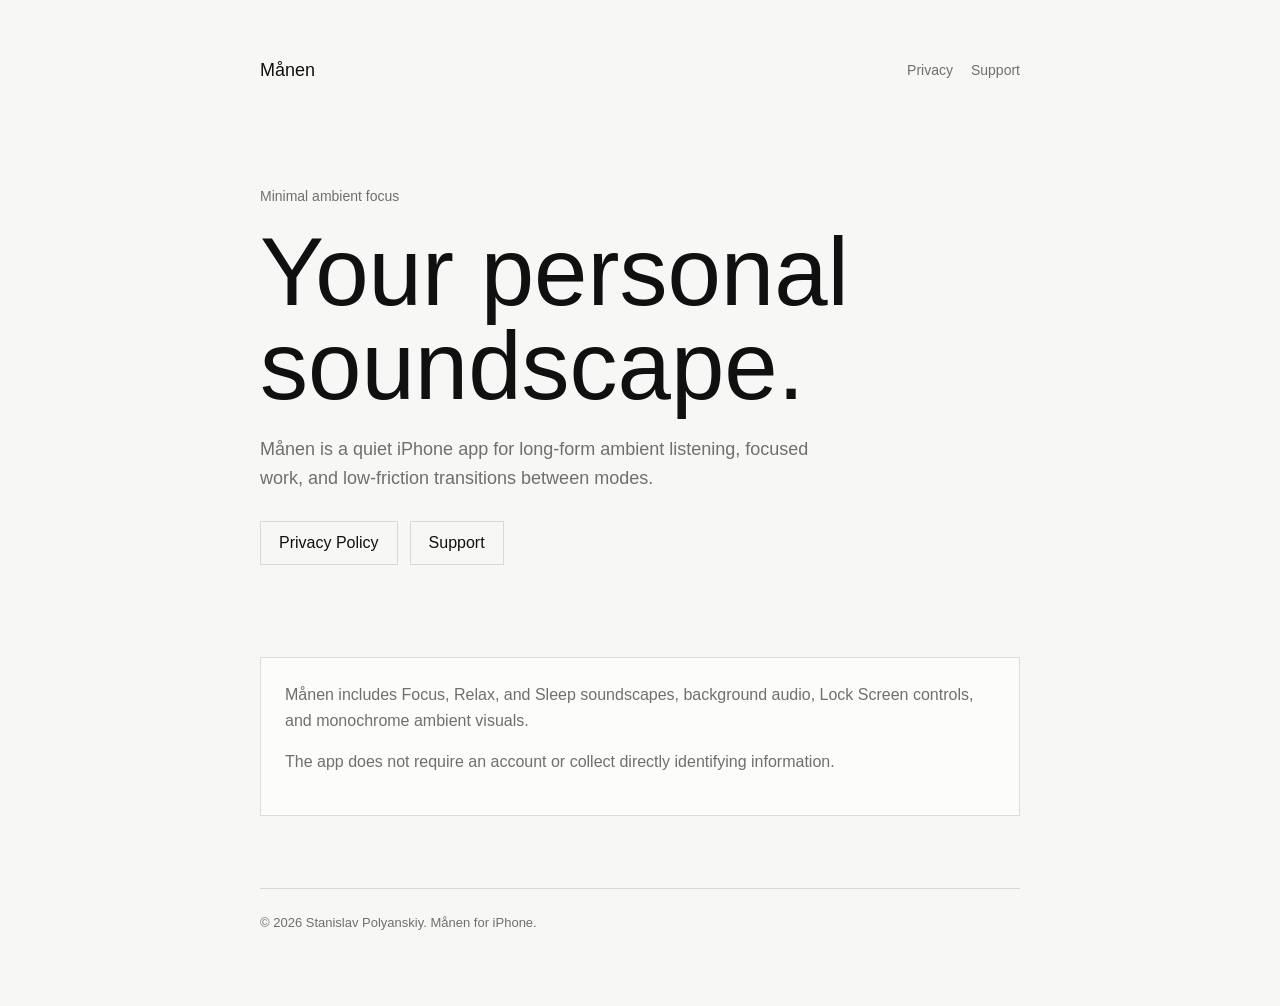
<file: site/index.html>
<!doctype html>
<html lang="en">
  <head>
    <meta charset="utf-8">
    <meta name="viewport" content="width=device-width, initial-scale=1">
    <title>Månen</title>
    <meta name="description" content="Månen is a minimal ambient soundscape app for focused work.">
    <link rel="stylesheet" href="./styles.css">
  </head>
  <body>
    <main class="shell">
      <header class="top">
        <a class="brand" href="./">Månen</a>
        <nav class="nav" aria-label="Main navigation">
          <a href="./privacy/">Privacy</a>
          <a href="./support/">Support</a>
        </nav>
      </header>

      <section class="hero">
        <p class="eyebrow">Minimal ambient focus</p>
        <h1>Your personal soundscape.</h1>
        <p class="lead">Månen is a quiet iPhone app for long-form ambient listening, focused work, and low-friction transitions between modes.</p>
        <div class="links">
          <a class="button" href="./privacy/">Privacy Policy</a>
          <a class="button" href="./support/">Support</a>
        </div>
      </section>

      <section class="panel" aria-label="About Månen">
        <p>Månen includes Focus, Relax, and Sleep soundscapes, background audio, Lock Screen controls, and monochrome ambient visuals.</p>
        <p>The app does not require an account or collect directly identifying information.</p>
      </section>

      <footer class="footer">
        © 2026 Stanislav Polyanskiy. Månen for iPhone.
      </footer>
    </main>
  </body>
</html>
</file>
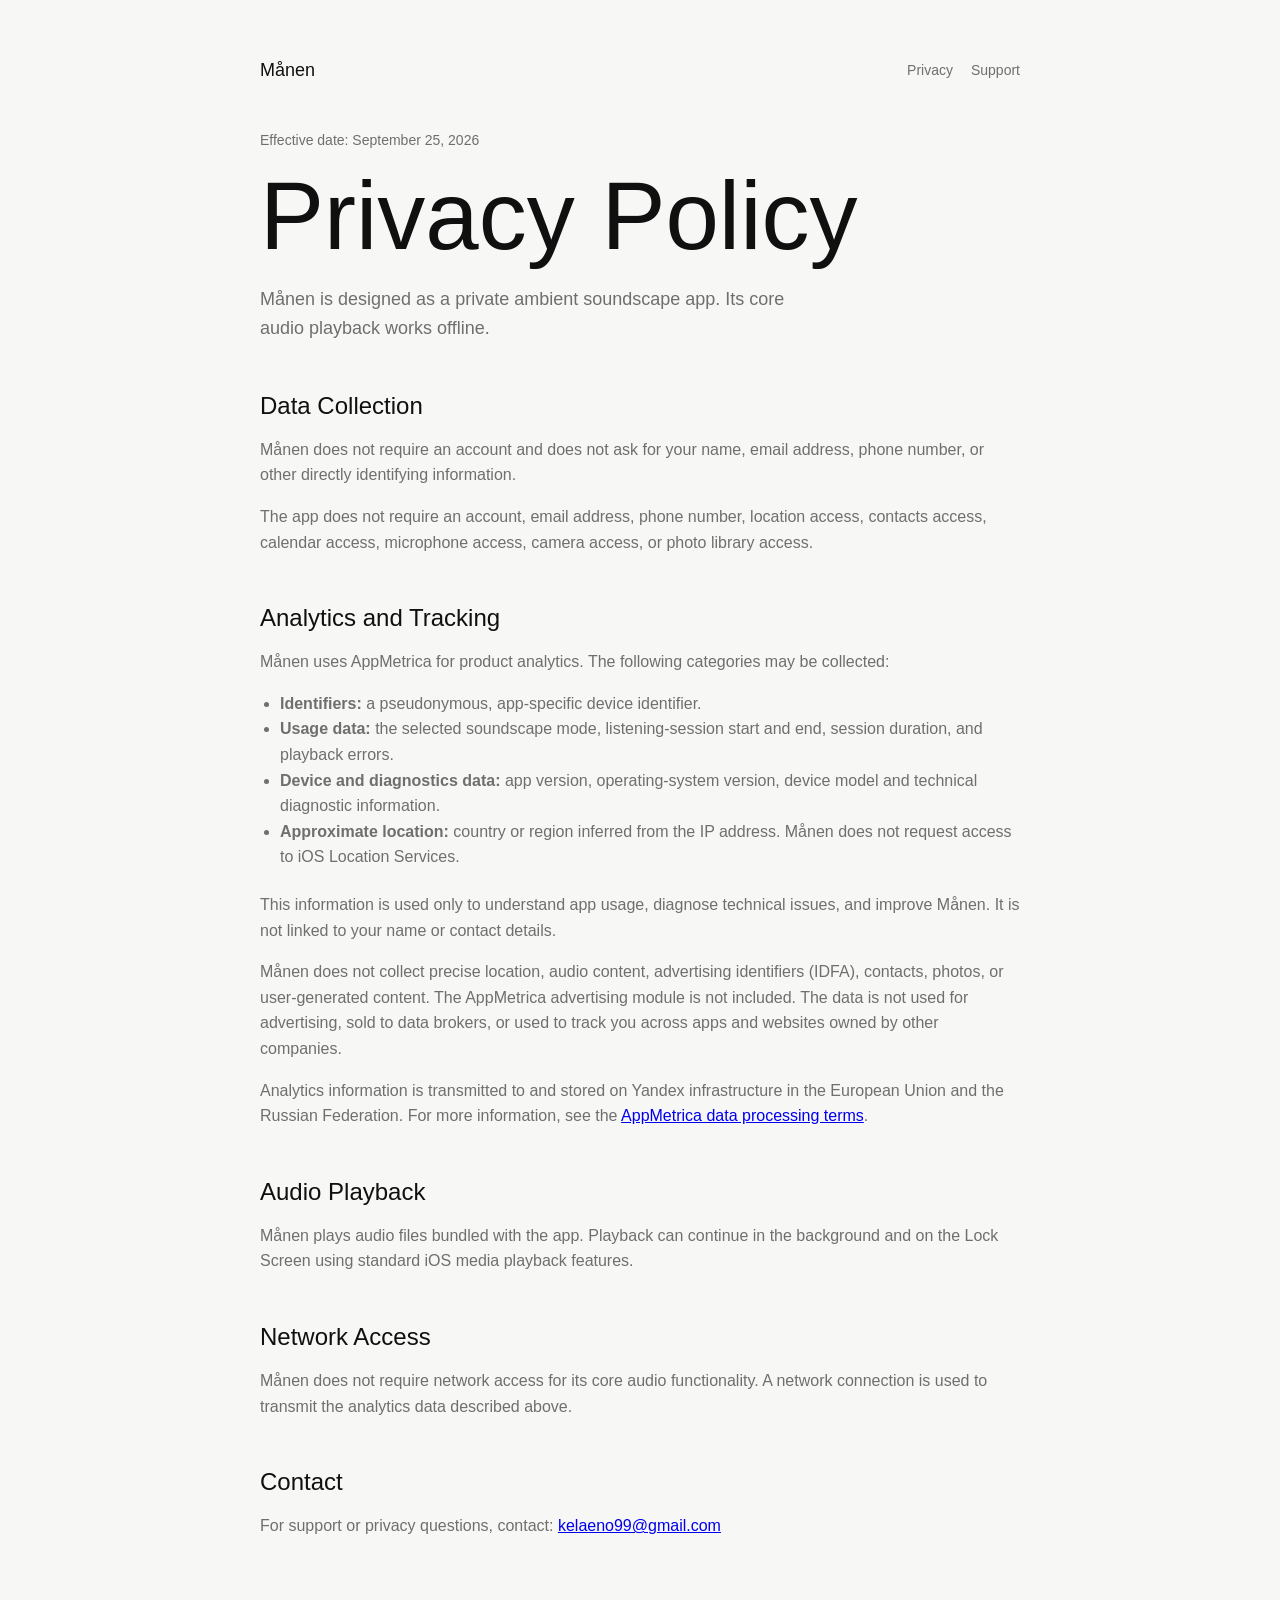
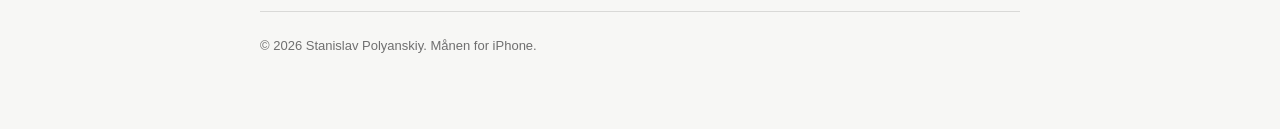
<file: site/privacy/index.html>
<!doctype html>
<html lang="en">
  <head>
    <meta charset="utf-8">
    <meta name="viewport" content="width=device-width, initial-scale=1">
    <title>Privacy Policy - Månen</title>
    <meta name="description" content="Privacy Policy for Månen.">
    <link rel="stylesheet" href="../styles.css">
  </head>
  <body>
    <main class="shell">
      <header class="top">
        <a class="brand" href="../">Månen</a>
        <nav class="nav" aria-label="Main navigation">
          <a href="../privacy/">Privacy</a>
          <a href="../support/">Support</a>
        </nav>
      </header>

      <p class="eyebrow">Effective date: September 25, 2026</p>
      <h1>Privacy Policy</h1>
      <p class="lead">Månen is designed as a private ambient soundscape app. Its core audio playback works offline.</p>

      <h2>Data Collection</h2>
      <p>Månen does not require an account and does not ask for your name, email address, phone number, or other directly identifying information.</p>
      <p>The app does not require an account, email address, phone number, location access, contacts access, calendar access, microphone access, camera access, or photo library access.</p>

      <h2>Analytics and Tracking</h2>
      <p>Månen uses AppMetrica for product analytics. The following categories may be collected:</p>
      <ul>
        <li><strong>Identifiers:</strong> a pseudonymous, app-specific device identifier.</li>
        <li><strong>Usage data:</strong> the selected soundscape mode, listening-session start and end, session duration, and playback errors.</li>
        <li><strong>Device and diagnostics data:</strong> app version, operating-system version, device model and technical diagnostic information.</li>
        <li><strong>Approximate location:</strong> country or region inferred from the IP address. Månen does not request access to iOS Location Services.</li>
      </ul>
      <p>This information is used only to understand app usage, diagnose technical issues, and improve Månen. It is not linked to your name or contact details.</p>
      <p>Månen does not collect precise location, audio content, advertising identifiers (IDFA), contacts, photos, or user-generated content. The AppMetrica advertising module is not included. The data is not used for advertising, sold to data brokers, or used to track you across apps and websites owned by other companies.</p>
      <p>Analytics information is transmitted to and stored on Yandex infrastructure in the European Union and the Russian Federation. For more information, see the <a href="https://yandex.com/legal/metrica_agreement/">AppMetrica data processing terms</a>.</p>

      <h2>Audio Playback</h2>
      <p>Månen plays audio files bundled with the app. Playback can continue in the background and on the Lock Screen using standard iOS media playback features.</p>

      <h2>Network Access</h2>
      <p>Månen does not require network access for its core audio functionality. A network connection is used to transmit the analytics data described above.</p>

      <h2>Contact</h2>
      <p>For support or privacy questions, contact: <a href="mailto:kelaeno99@gmail.com">kelaeno99@gmail.com</a></p>

      <footer class="footer">
        © 2026 Stanislav Polyanskiy. Månen for iPhone.
      </footer>
    </main>
  </body>
</html>
</file>
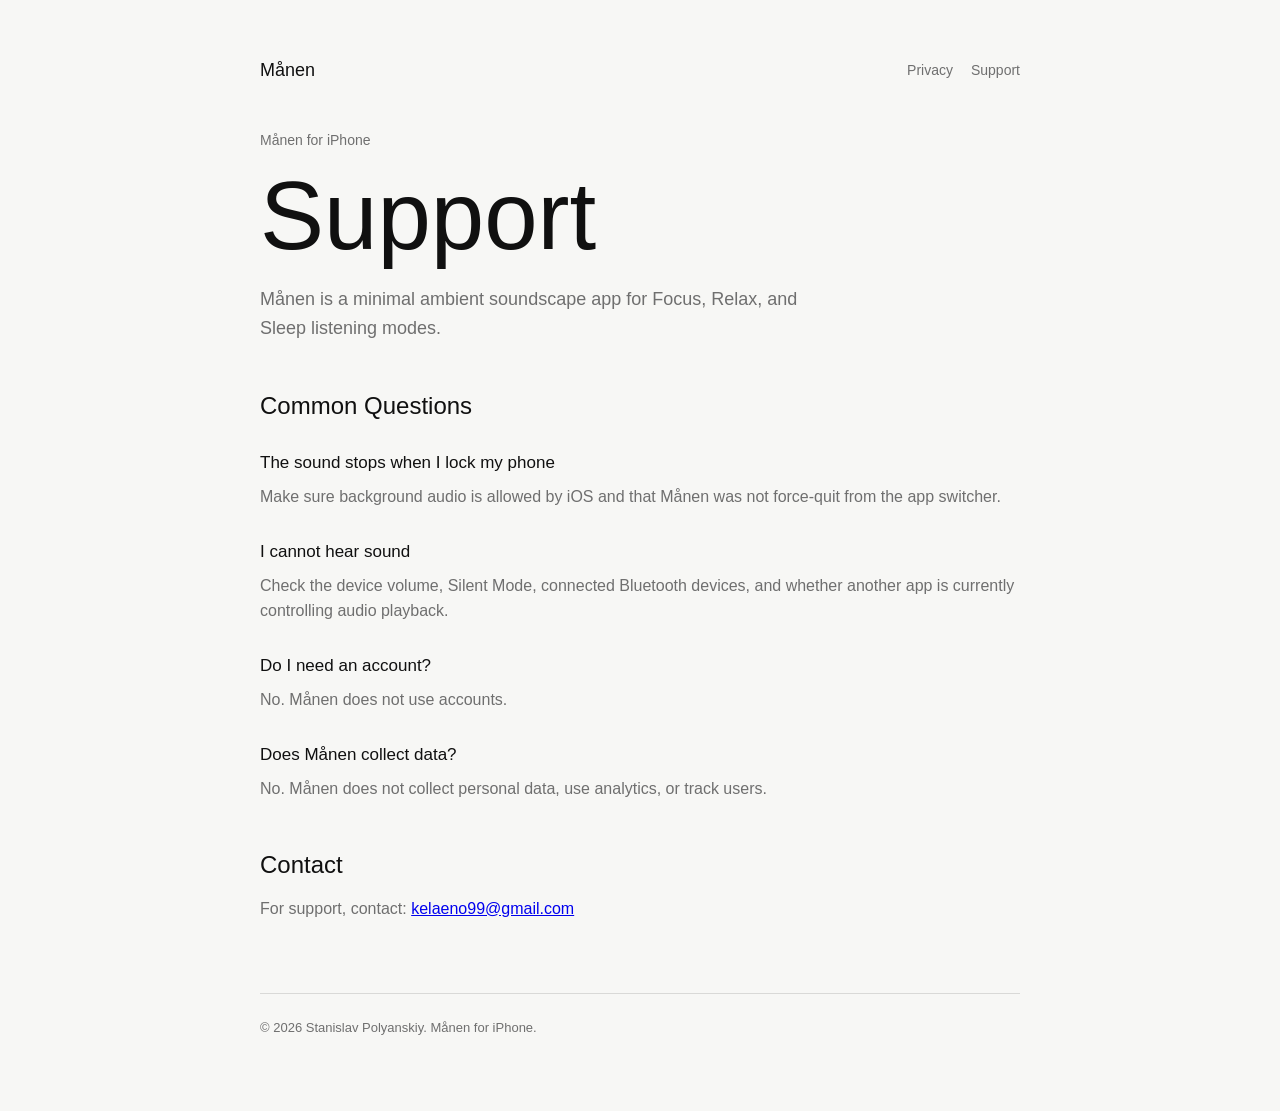
<file: site/support/index.html>
<!doctype html>
<html lang="en">
  <head>
    <meta charset="utf-8">
    <meta name="viewport" content="width=device-width, initial-scale=1">
    <title>Support - Månen</title>
    <meta name="description" content="Support page for Månen.">
    <link rel="stylesheet" href="../styles.css">
  </head>
  <body>
    <main class="shell">
      <header class="top">
        <a class="brand" href="../">Månen</a>
        <nav class="nav" aria-label="Main navigation">
          <a href="../privacy/">Privacy</a>
          <a href="../support/">Support</a>
        </nav>
      </header>

      <p class="eyebrow">Månen for iPhone</p>
      <h1>Support</h1>
      <p class="lead">Månen is a minimal ambient soundscape app for Focus, Relax, and Sleep listening modes.</p>

      <h2>Common Questions</h2>

      <h3>The sound stops when I lock my phone</h3>
      <p>Make sure background audio is allowed by iOS and that Månen was not force-quit from the app switcher.</p>

      <h3>I cannot hear sound</h3>
      <p>Check the device volume, Silent Mode, connected Bluetooth devices, and whether another app is currently controlling audio playback.</p>

      <h3>Do I need an account?</h3>
      <p>No. Månen does not use accounts.</p>

      <h3>Does Månen collect data?</h3>
      <p>No. Månen does not collect personal data, use analytics, or track users.</p>

      <h2>Contact</h2>
      <p>For support, contact: <a href="mailto:kelaeno99@gmail.com">kelaeno99@gmail.com</a></p>

      <footer class="footer">
        © 2026 Stanislav Polyanskiy. Månen for iPhone.
      </footer>
    </main>
  </body>
</html>
</file>
<file: site/styles.css>
:root {
  color-scheme: light dark;
  --bg: #f7f7f5;
  --fg: #101010;
  --muted: #6f6f6f;
  --line: rgba(0, 0, 0, 0.12);
  --panel: rgba(255, 255, 255, 0.64);
}

@media (prefers-color-scheme: dark) {
  :root {
    --bg: #050505;
    --fg: #f4f4f0;
    --muted: #9a9a9a;
    --line: rgba(255, 255, 255, 0.14);
    --panel: rgba(255, 255, 255, 0.06);
  }
}

* {
  box-sizing: border-box;
}

html {
  min-height: 100%;
  background: var(--bg);
}

body {
  margin: 0;
  min-height: 100%;
  color: var(--fg);
  font-family: Helvetica, Arial, sans-serif;
  letter-spacing: 0;
  line-height: 1.6;
}

.shell {
  width: min(760px, calc(100% - 40px));
  margin: 0 auto;
  padding: 56px 0 72px;
}

.top {
  display: flex;
  justify-content: space-between;
  gap: 20px;
  align-items: center;
  padding-bottom: 44px;
}

.brand {
  color: var(--fg);
  text-decoration: none;
  font-size: 18px;
  font-weight: 400;
}

.nav {
  display: flex;
  gap: 18px;
}

.nav a {
  color: var(--muted);
  font-size: 14px;
  text-decoration: none;
}

.nav a:hover {
  color: var(--fg);
}

.hero {
  padding: 56px 0 64px;
}

.eyebrow {
  margin: 0 0 18px;
  color: var(--muted);
  font-size: 14px;
}

h1 {
  margin: 0;
  max-width: 640px;
  font-size: clamp(48px, 10vw, 96px);
  font-weight: 300;
  line-height: 0.98;
}

h2 {
  margin: 48px 0 16px;
  font-size: 24px;
  font-weight: 400;
  line-height: 1.25;
}

h3 {
  margin: 28px 0 8px;
  font-size: 17px;
  font-weight: 400;
}

p, li {
  color: var(--muted);
  font-size: 16px;
}

p {
  margin: 0 0 16px;
}

ul {
  margin: 0 0 22px;
  padding-left: 20px;
}

.lead {
  max-width: 560px;
  margin-top: 22px;
  color: var(--muted);
  font-size: 18px;
}

.panel {
  margin-top: 28px;
  padding: 24px;
  border: 1px solid var(--line);
  background: var(--panel);
}

.links {
  display: flex;
  flex-wrap: wrap;
  gap: 12px;
  margin-top: 28px;
}

.button {
  display: inline-flex;
  min-height: 44px;
  align-items: center;
  justify-content: center;
  padding: 0 18px;
  border: 1px solid var(--line);
  color: var(--fg);
  text-decoration: none;
}

.footer {
  margin-top: 72px;
  padding-top: 24px;
  border-top: 1px solid var(--line);
  color: var(--muted);
  font-size: 13px;
}

@media (max-width: 560px) {
  .shell {
    width: min(100% - 28px, 760px);
    padding-top: 28px;
  }

  .top {
    align-items: flex-start;
    flex-direction: column;
    padding-bottom: 20px;
  }

  .hero {
    padding: 40px 0 48px;
  }
}
</file>
